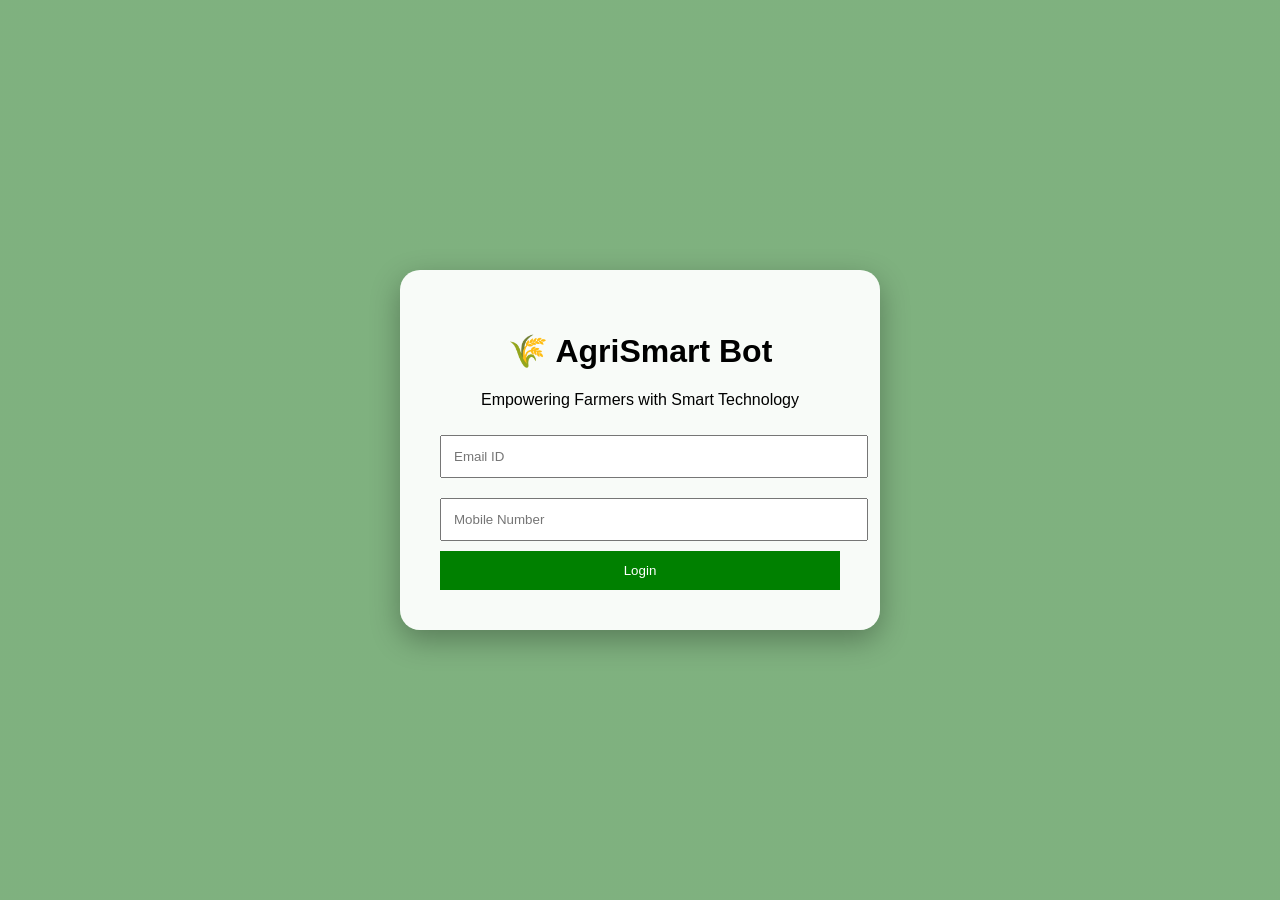
<file: index.html>
<!DOCTYPE html>
<html>
<head>
<title>AgriSmart Bot Login</title>
<link rel="stylesheet" href="style.css">
</head>

<body class="login-bg">

<div class="login-box">

<h1>🌾 AgriSmart Bot</h1>
  <p>Empowering Farmers with Smart Technology</p>

<input type="email" placeholder="Email ID" required>

<input type="tel" placeholder="Mobile Number" required>

<button onclick="window.location.href='dashboard.html'">
Login
</button>

</div>

</body>
</html>
</file>
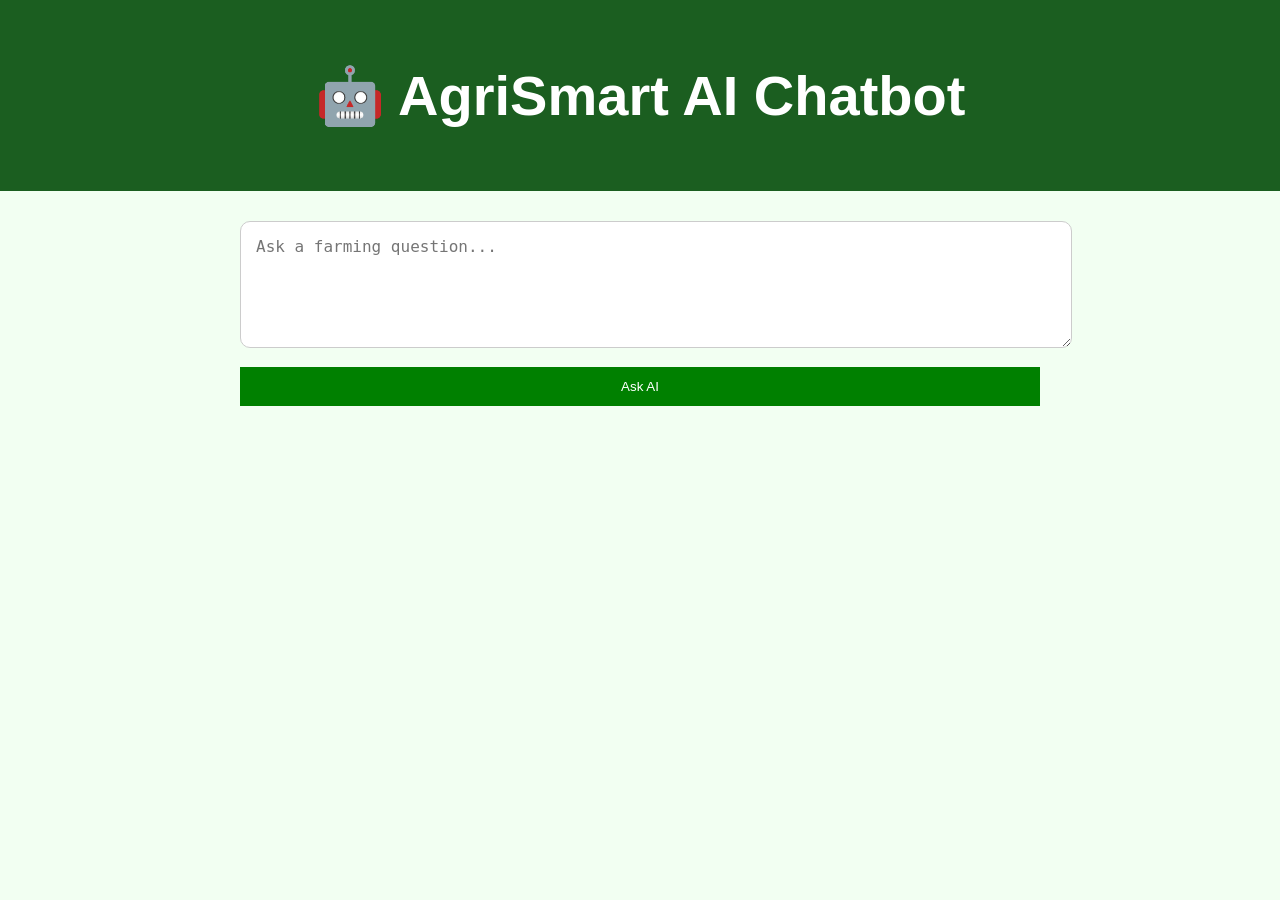
<file: chatbot.html>
<!DOCTYPE html>
<html lang="en">
<head>
<meta charset="UTF-8">
<meta name="viewport" content="width=device-width, initial-scale=1.0">
<title>AgriSmart Bot - AI Chatbot</title>
<link rel="stylesheet" href="style.css">
</head>

<body>

<header>
    <h1>🤖 AgriSmart AI Chatbot</h1>
</header>

<div class="search-container">

    <textarea id="userQuestion"
    placeholder="Ask a farming question..."
    rows="5"></textarea>

    <button onclick="askBot()">
        Ask AI
    </button>

    <div id="chatResult"></div>

</div>

<script>

function askBot(){

let question =
document.getElementById("userQuestion")
.value
.toLowerCase();

let answer =
"Sorry, I don't know that answer yet.";

if(question.includes("fertilizer")){
answer =
"Organic fertilizer improves soil health and crop growth.";
}

else if(question.includes("water")){
answer =
"Most crops need regular watering, but avoid overwatering.";
}

else if(question.includes("cotton")){
answer =
"Cotton grows best in warm climates with moderate rainfall.";
}

else if(question.includes("wheat")){
answer =
"Wheat is generally sown from October to December.";
}

document.getElementById("chatResult").innerHTML =
`
<div class="info-card">
<h2>AI Response</h2>
<p>${answer}</p>
</div>
`;

}

</script>

</body>
</html>
</file>
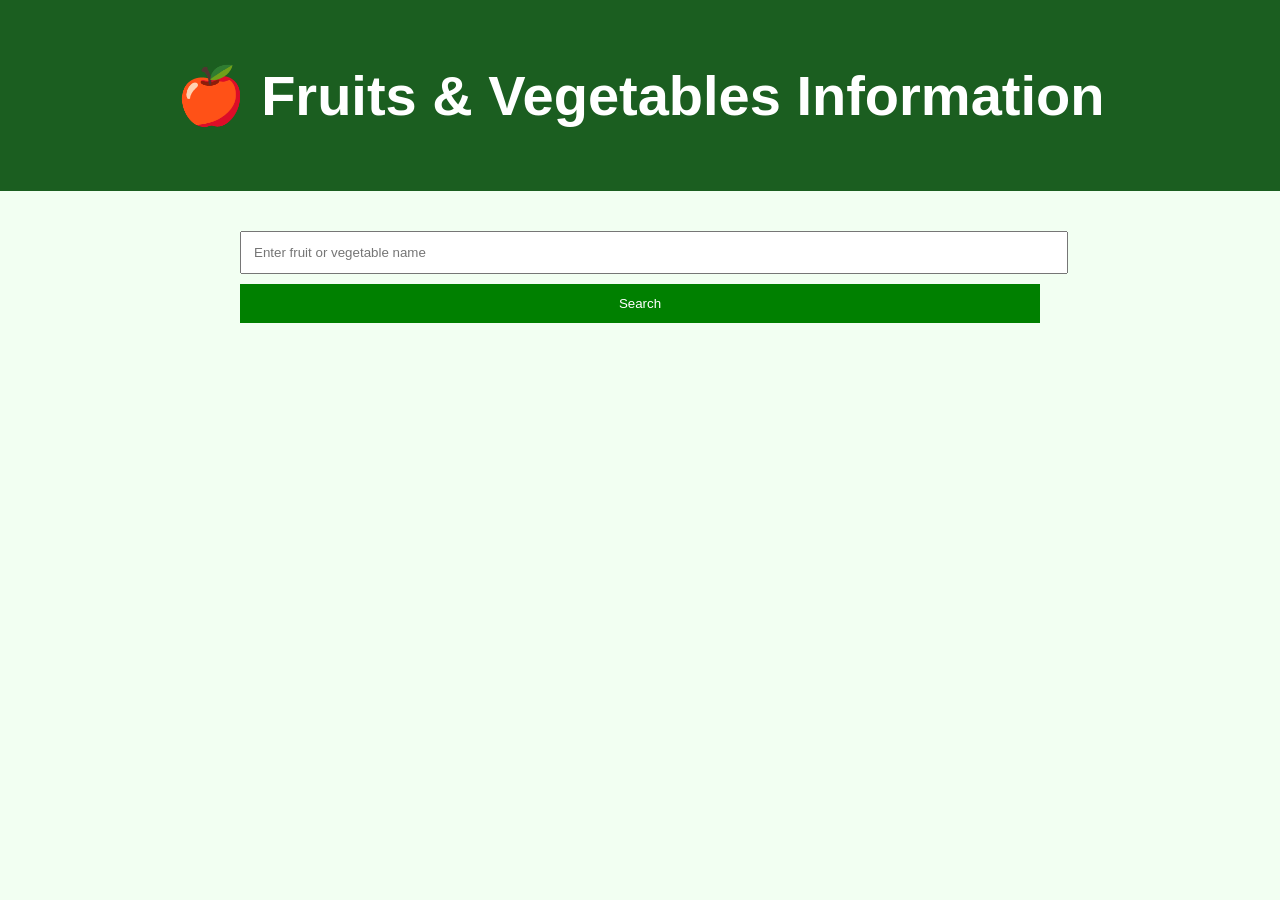
<file: crops.html>
<!DOCTYPE html>
<html>
<head>
<meta charset="UTF-8">
<title>Fruits & Vegetables Information</title>
<link rel="stylesheet" href="style.css">
</head>
<body>

<header>
    <h1>🍎 Fruits & Vegetables Information</h1>
</header>

<div class="search-container">

    <input type="text" id="cropInput"
    placeholder="Enter fruit or vegetable name">

    <button onclick="searchCrop()">Search</button>

    <div id="result"></div>

</div>

<script>

const crops = {

mango:{
type:"Fruit",
season:"Summer",
nutrition:"Vitamin A, Vitamin C, Fiber",
benefits:"Boosts immunity, improves eye health, supports digestion",
farming:"Requires warm climate and well-drained soil"
},

banana:{
type:"Fruit",
season:"All Seasons",
nutrition:"Potassium, Fiber, Carbohydrates",
benefits:"Provides energy and supports heart health",
farming:"Needs regular watering and warm climate"
},

apple:{
type:"Fruit",
season:"Autumn",
nutrition:"Fiber, Vitamin C, Antioxidants",
benefits:"Good for digestion and heart health",
farming:"Grows best in cool climate"
},

orange:{
type:"Fruit",
season:"Winter",
nutrition:"Vitamin C, Fiber",
benefits:"Improves immunity and skin health",
farming:"Requires moderate temperature"
},

grapes:{
type:"Fruit",
season:"Summer",
nutrition:"Antioxidants, Vitamin K",
benefits:"Supports heart health",
farming:"Needs sunny environment"
},

watermelon:{
type:"Fruit",
season:"Summer",
nutrition:"Water, Vitamin A, Vitamin C",
benefits:"Keeps body hydrated",
farming:"Requires warm weather"
},

papaya:{
type:"Fruit",
season:"All Seasons",
nutrition:"Vitamin A, Vitamin C",
benefits:"Improves digestion",
farming:"Needs tropical climate"
},

guava:{
type:"Fruit",
season:"Winter",
nutrition:"Vitamin C, Fiber",
benefits:"Improves immunity",
farming:"Grows in tropical regions"
},

pomegranate:{
type:"Fruit",
season:"Autumn",
nutrition:"Iron, Antioxidants",
benefits:"Supports blood health",
farming:"Needs dry climate"
},

tomato:{
type:"Vegetable",
season:"Winter",
nutrition:"Lycopene, Vitamin C",
benefits:"Good for heart health",
farming:"Requires fertile soil"
},

potato:{
type:"Vegetable",
season:"Winter",
nutrition:"Carbohydrates, Potassium",
benefits:"Provides energy",
farming:"Needs cool climate"
},

onion:{
type:"Vegetable",
season:"Winter",
nutrition:"Antioxidants, Vitamin C",
benefits:"Supports immunity",
farming:"Requires well-drained soil"
},

carrot:{
type:"Vegetable",
season:"Winter",
nutrition:"Vitamin A, Fiber",
benefits:"Good for eyesight",
farming:"Needs loose soil"
},

cabbage:{
type:"Vegetable",
season:"Winter",
nutrition:"Vitamin K, Fiber",
benefits:"Supports digestion",
farming:"Cool season crop"
},

cauliflower:{
type:"Vegetable",
season:"Winter",
nutrition:"Vitamin C, Fiber",
benefits:"Supports immunity",
farming:"Requires cool weather"
},

spinach:{
type:"Vegetable",
season:"Winter",
nutrition:"Iron, Calcium",
benefits:"Good for blood health",
farming:"Needs fertile soil"
},

cucumber:{
type:"Vegetable",
season:"Summer",
nutrition:"Water, Vitamin K",
benefits:"Keeps body hydrated",
farming:"Needs warm climate"
},

beetroot:{
type:"Vegetable",
season:"Winter",
nutrition:"Iron, Folate",
benefits:"Improves blood circulation",
farming:"Requires fertile soil"
},

peas:{
type:"Vegetable",
season:"Winter",
nutrition:"Protein, Fiber",
benefits:"Supports muscle growth",
farming:"Cool season crop"
},

ladyfinger:{
type:"Vegetable",
season:"Summer",
nutrition:"Fiber, Vitamin C",
benefits:"Improves digestion",
farming:"Needs warm weather"
}

};

function searchCrop(){

let name =
document.getElementById("cropInput")
.value.toLowerCase().trim();

let crop = crops[name];

if(crop){

document.getElementById("result").innerHTML =

`
<div class="info-card">

<h2>${name.toUpperCase()}</h2>

<p><b>Type:</b> ${crop.type}</p>

<p><b>Season:</b> ${crop.season}</p>

<p><b>Nutrition:</b> ${crop.nutrition}</p>

<p><b>Benefits:</b> ${crop.benefits}</p>

<p><b>Farming Info:</b> ${crop.farming}</p>

</div>
`;

}else{

document.getElementById("result").innerHTML =

`
<div class="info-card">
<h3>❌ Information Not Available</h3>
<p>Please try another fruit or vegetable.</p>
</div>
`;

}

}

</script>

</body>
</html>
</file>
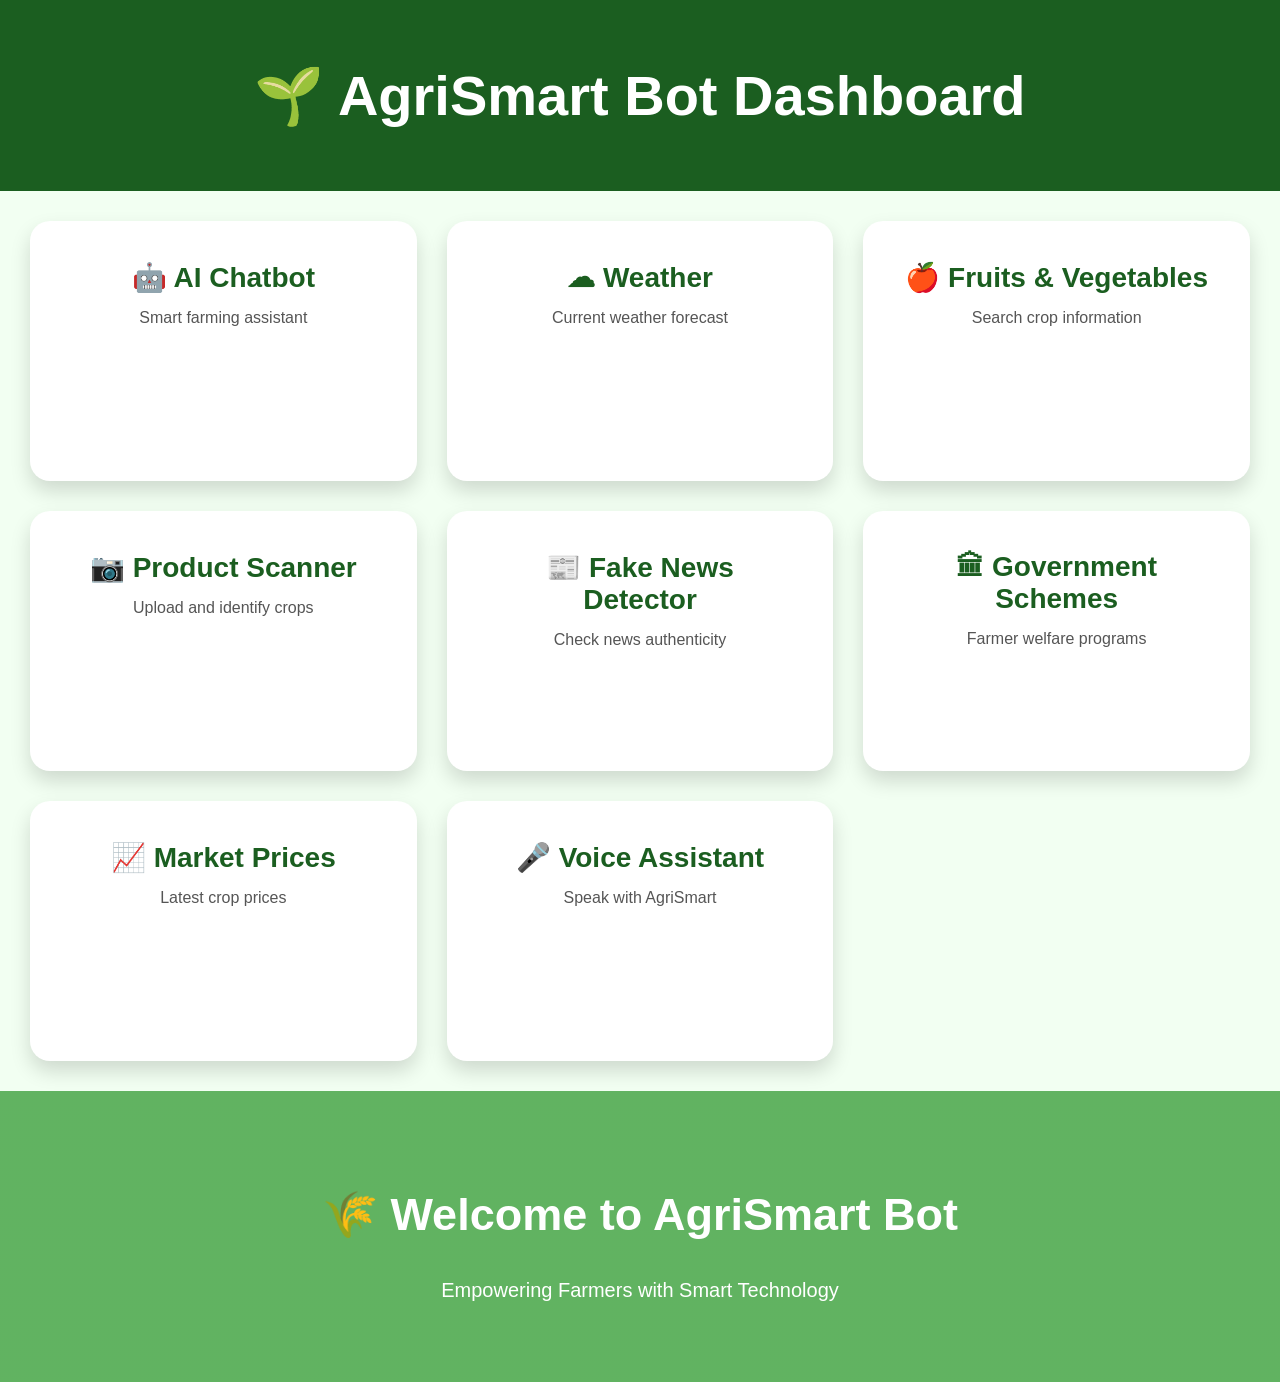
<file: dashboard.html>
<!DOCTYPE html>
<html>
<head>
<title>Dashboard</title>
<link rel="stylesheet" href="style.css">
</head>

<body>

<header>
<h1>🌱 AgriSmart Bot Dashboard</h1>
</header>

<div class="cards">
  
<a href="chatbot.html" class="card">
    🤖 AI Chatbot
    <p>Smart farming assistant</p>
</a>

<a href="weather.html" class="card">
    ☁ Weather
    <p>Current weather forecast</p>
</a>

<a href="crops.html" class="card">
    🍎 Fruits & Vegetables
    <p>Search crop information</p>
</a>

<a href="scanner.html" class="card">
    📷 Product Scanner
    <p>Upload and identify crops</p>
</a>

<a href="news.html" class="card">
    📰 Fake News Detector
    <p>Check news authenticity</p>
</a>

<a href="schemes.html" class="card">
    🏛 Government Schemes
    <p>Farmer welfare programs</p>
</a>

<a href="market.html" class="card">
    📈 Market Prices
    <p>Latest crop prices</p>
</a>

<a href="voice.html" class="card">
    🎤 Voice Assistant
    <p>Speak with AgriSmart</p>
</a>
</div>
<section class="hero">

<h1>🌾 Welcome to AgriSmart Bot</h1>

<p>
Empowering Farmers with Smart Technology
</p>

</section>
</body>
</html>
</file>
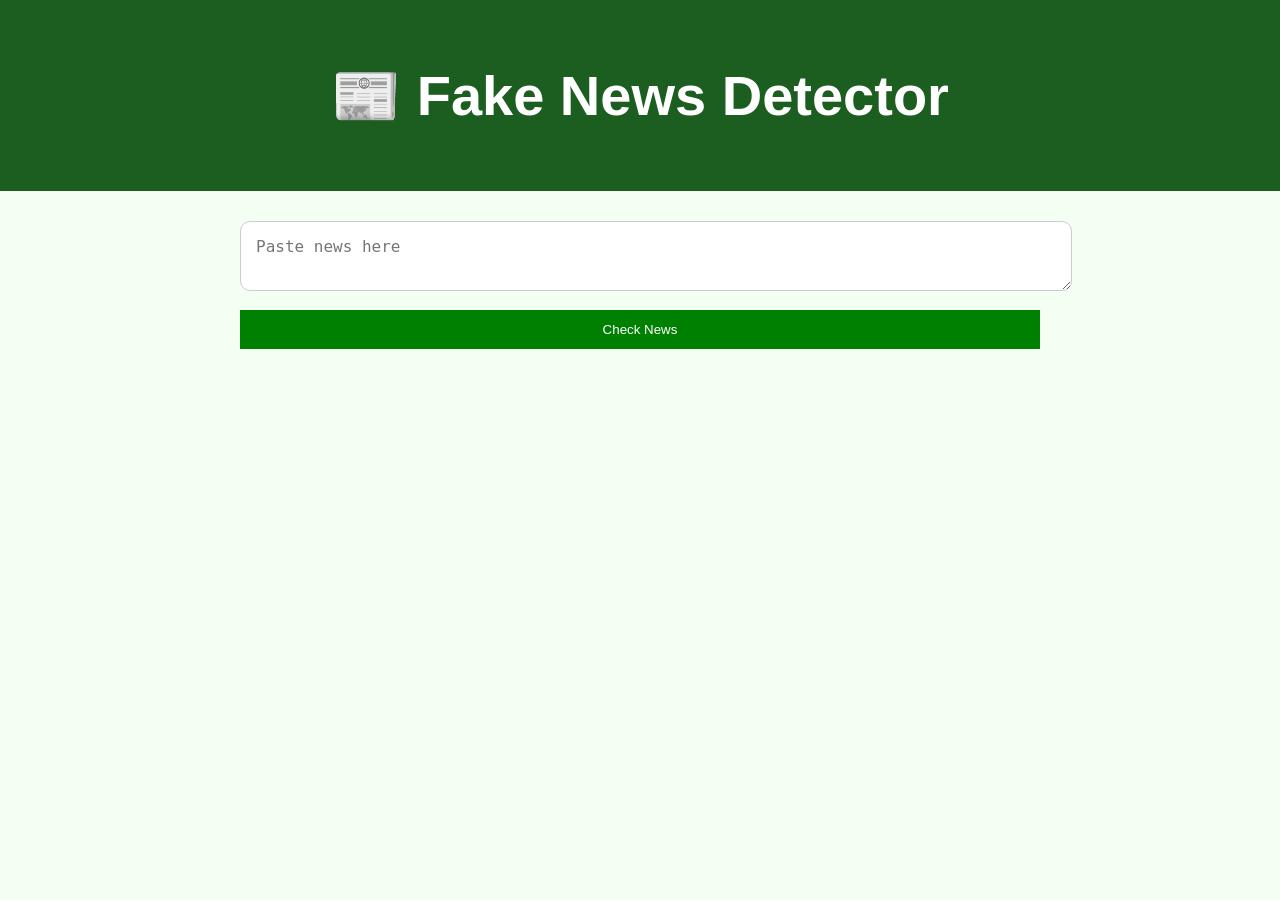
<file: news.html>
<!DOCTYPE html>
<html>
<head>
<title>Fake News Detector</title>
<link rel="stylesheet" href="style.css">
</head>

<body>

<header>
<h1>📰 Fake News Detector</h1>
</header>

<div class="search-container">

<textarea
id="news"
placeholder="Paste news here">
</textarea>

<button onclick="checkNews()">
Check News
</button>

<div id="newsResult"></div>

</div>

<script>

function checkNews(){

let score =
Math.floor(Math.random()*30)+70;

document.getElementById("newsResult")
.innerHTML=

`
<div class="info-card">

<h2>News Analysis</h2>

<p>Accuracy Score: ${score}%</p>

<p>This is a demo result.</p>

</div>
`;

}

</script>

</body>
</html>
</file>
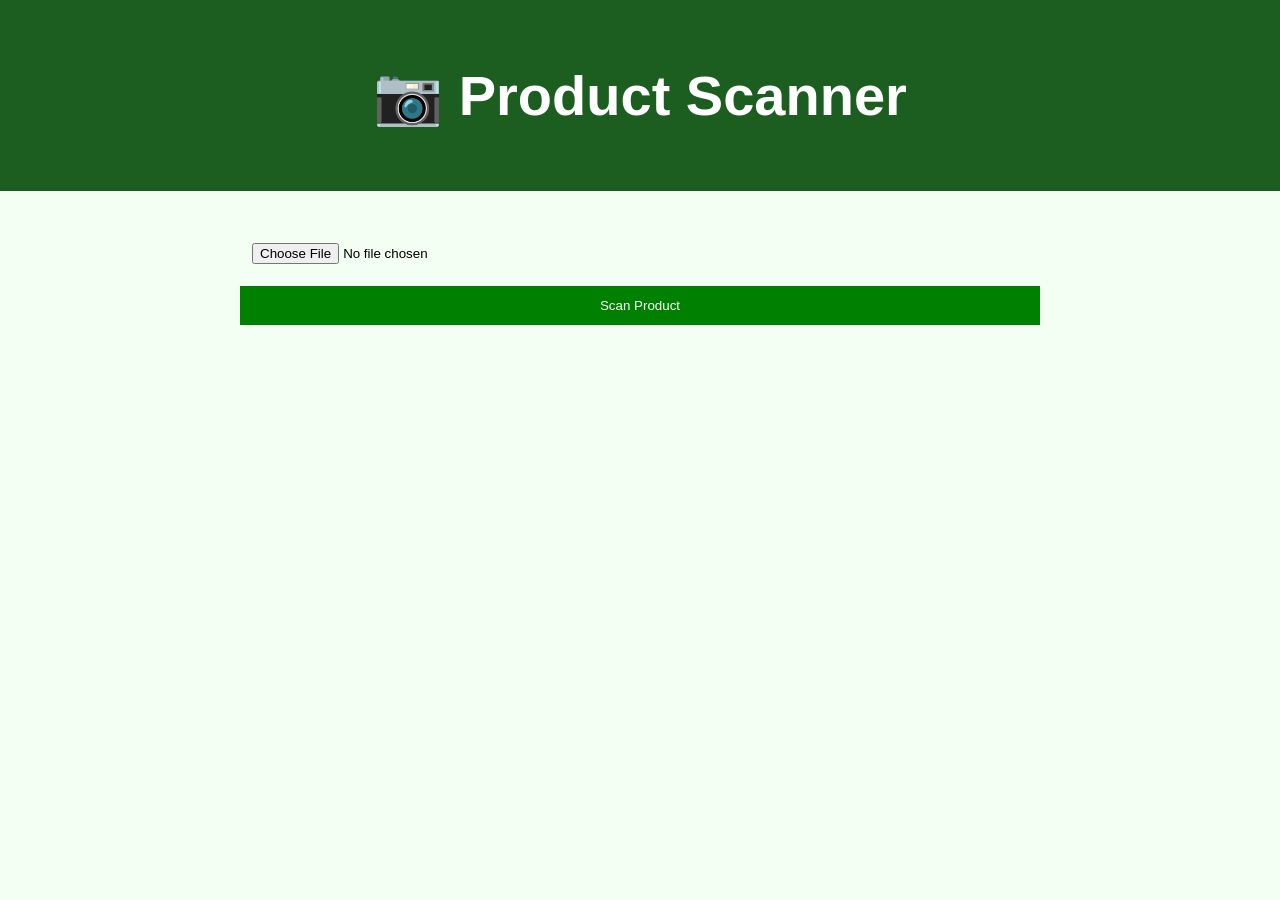
<file: scanner.html>
<!DOCTYPE html>
<html>
<head>
<title>Product Scanner</title>
<link rel="stylesheet" href="style.css">
</head>

<body>

<header>
<h1>📷 Product Scanner</h1>
</header>

<div class="search-container">

<input type="file" id="image">

<button onclick="scanProduct()">
Scan Product
</button>

<div id="scanResult"></div>

</div>

<script>

function scanProduct(){

document.getElementById("scanResult")
.innerHTML=

`
<div class="info-card">

<h2>Scan Result</h2>

<p>✅ Sample Detection: Tomato</p>

<p>Quality: Fresh</p>

<p>Category: Vegetable</p>

</div>
`;

}

</script>

</body>
</html>
</file>
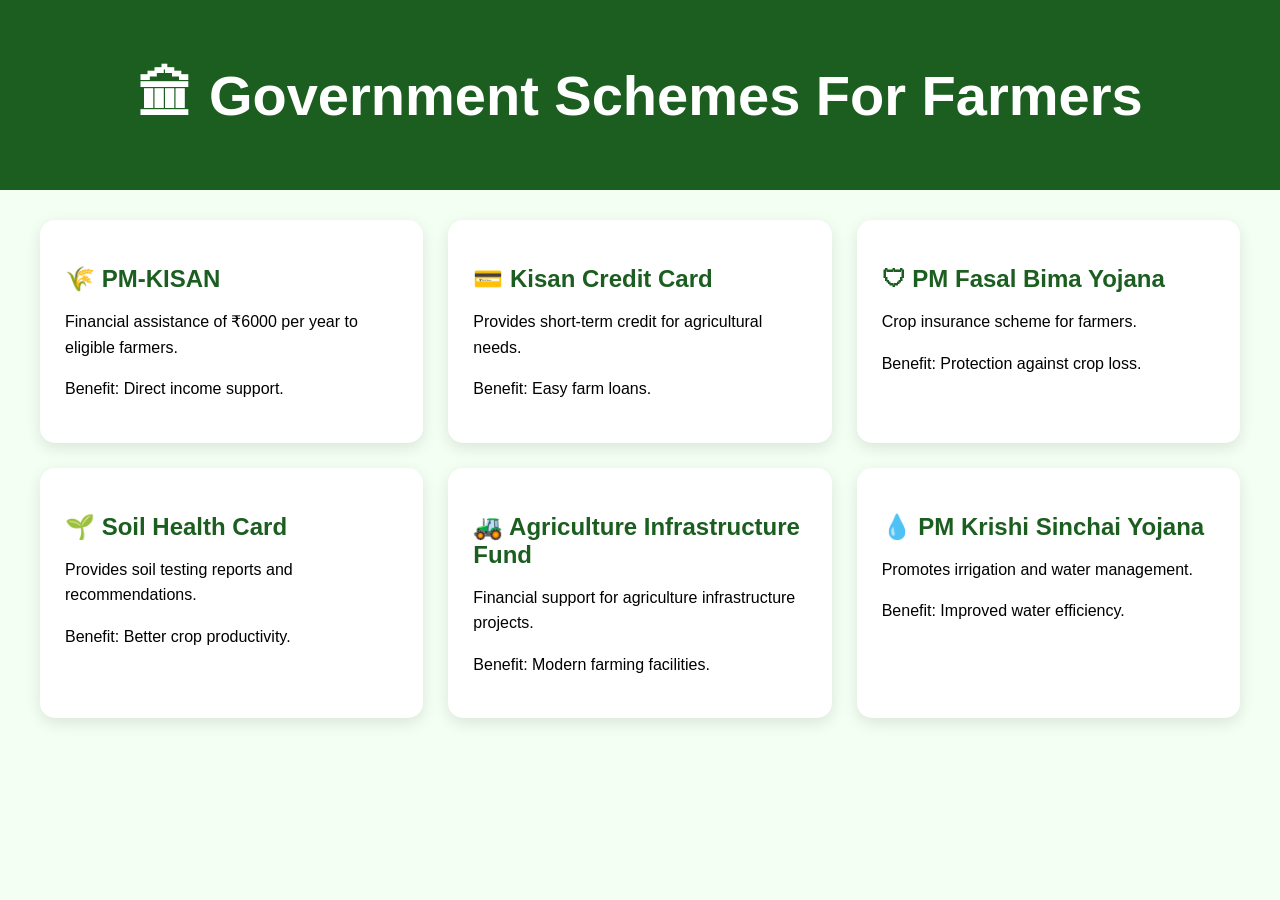
<file: schemes.html>
<!DOCTYPE html>
<html lang="en">
<head>
<meta charset="UTF-8">
<meta name="viewport" content="width=device-width, initial-scale=1.0">
<title>AgriSmart Bot - Government Schemes</title>

<link rel="stylesheet" href="style.css">
</head>

<body>

<header>
<h1>🏛 Government Schemes For Farmers</h1>
</header>

<div class="scheme-container">

<div class="scheme-card">
<h2>🌾 PM-KISAN</h2>

<p>
Financial assistance of ₹6000 per year
to eligible farmers.
</p>

<p>
Benefit: Direct income support.
</p>

</div>

<div class="scheme-card">

<h2>💳 Kisan Credit Card</h2>

<p>
Provides short-term credit for
agricultural needs.
</p>

<p>
Benefit: Easy farm loans.
</p>

</div>

<div class="scheme-card">

<h2>🛡 PM Fasal Bima Yojana</h2>

<p>
Crop insurance scheme for farmers.
</p>

<p>
Benefit: Protection against crop loss.
</p>

</div>

<div class="scheme-card">

<h2>🌱 Soil Health Card</h2>

<p>
Provides soil testing reports and
recommendations.
</p>

<p>
Benefit: Better crop productivity.
</p>

</div>

<div class="scheme-card">

<h2>🚜 Agriculture Infrastructure Fund</h2>

<p>
Financial support for agriculture
infrastructure projects.
</p>

<p>
Benefit: Modern farming facilities.
</p>

</div>

<div class="scheme-card">

<h2>💧 PM Krishi Sinchai Yojana</h2>

<p>
Promotes irrigation and water
management.
</p>

<p>
Benefit: Improved water efficiency.
</p>

</div>

</div>

</body>
</html>
</file>
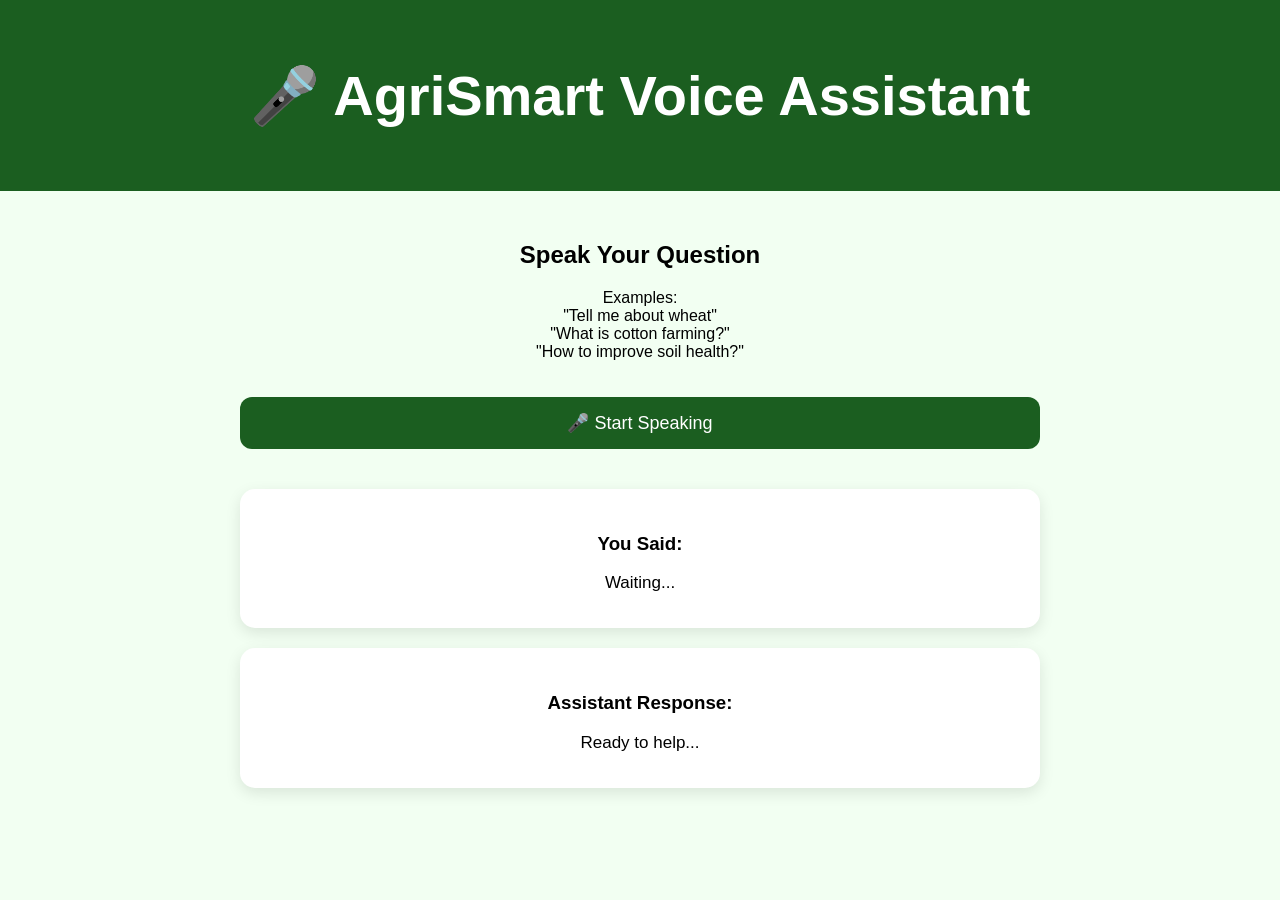
<file: voice.html>
<!DOCTYPE html>
<html lang="en">
<head>
<meta charset="UTF-8">
<meta name="viewport" content="width=device-width, initial-scale=1.0">
<title>AgriSmart Bot - Voice Assistant</title>

<link rel="stylesheet" href="style.css">

</head>

<body>

<header>
<h1>🎤 AgriSmart Voice Assistant</h1>
</header>

<div class="voice-container">

<h2>Speak Your Question</h2>

<p>
Examples:
<br>
"Tell me about wheat"
<br>
"What is cotton farming?"
<br>
"How to improve soil health?"
</p>

<button onclick="startVoice()">
🎤 Start Speaking
</button>

<div class="info-card">

<h3>You Said:</h3>

<p id="voiceText">
Waiting...
</p>

</div>

<div class="info-card">

<h3>Assistant Response:</h3>

<p id="voiceAnswer">
Ready to help...
</p>

</div>

</div>

<script>

function startVoice(){

if(!('webkitSpeechRecognition' in window)){

alert("Voice Recognition Not Supported");

return;

}

const recognition =
new webkitSpeechRecognition();

recognition.lang = "en-US";

recognition.start();

recognition.onresult = function(event){

let text =
event.results[0][0].transcript;

document.getElementById("voiceText")
.innerHTML = text;

let answer =
"I am learning more about agriculture.";

text = text.toLowerCase();

if(text.includes("wheat")){

answer =
"Wheat is generally grown during the winter season.";

}

else if(text.includes("cotton")){

answer =
"Cotton requires warm weather and moderate rainfall.";

}

else if(text.includes("soil")){

answer =
"Organic compost helps improve soil fertility.";

}

else if(text.includes("water")){

answer =
"Use proper irrigation and avoid overwatering crops.";

}

document.getElementById("voiceAnswer")
.innerHTML = answer;

};

}

</script>

</body>
</html>
</file>
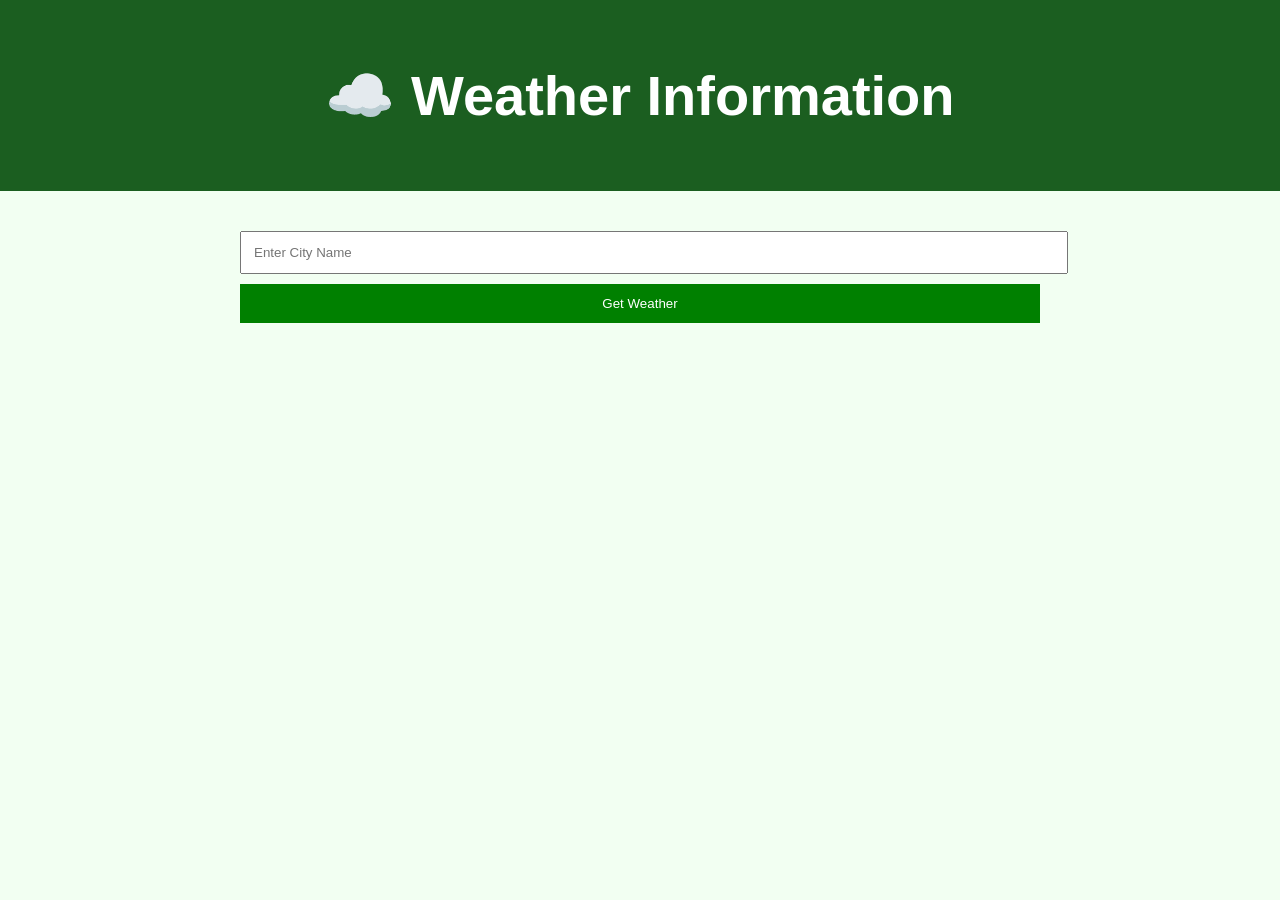
<file: weather.html>
<!DOCTYPE html>
<html lang="en">
<head>
<meta charset="UTF-8">
<meta name="viewport" content="width=device-width, initial-scale=1.0">
<title>AgriSmart Bot - Weather</title>
<link rel="stylesheet" href="style.css">
</head>

<body>

<header>
<h1>☁️ Weather Information</h1>
</header>

<div class="search-container">

<input type="text"
id="city"
placeholder="Enter City Name">

<button onclick="getWeather()">
Get Weather
</button>

<div id="weatherResult"></div>

</div>

<script>



async function getWeather(){

const city =
document.getElementById("city").value;

const apiKey = "YOUR_API_KEY";

const url =
`https://api.openweathermap.org/data/2.5/weather?q=${city}&appid=${apiKey}&units=metric`;

const response = await fetch(url);

const data = await response.json();

document.getElementById("weatherResult").innerHTML = `
<div class="info-card">
<h2>${data.name}</h2>
<p>🌡 Temperature: ${data.main.temp}°C</p>
<p>☁ Condition: ${data.weather[0].description}</p>
<p>💧 Humidity: ${data.main.humidity}%</p>
<p>🌬 Wind: ${data.wind.speed} km/h</p>
</div>
`;

}
</script>

</body>
</html>
</file>
<file: style.css>
body{
font-family:Arial;
margin:0;
background:#f2fff2;
}

.login-bg{
height:100vh;
display:flex;
justify-content:center;
align-items:center;
background:url("https://images.unsplash.com/photo-1500937386664-56d1dfef3854?w=1200")
center/cover;
}

.login-box{
background:white;
padding:30px;
border-radius:15px;
width:320px;
text-align:center;
}

input{
width:100%;
padding:12px;
margin:10px 0;
}

button{
background:green;
color:white;
padding:12px;
border:none;
width:100%;
cursor:pointer;
}

header{
background:green;
color:white;
padding:20px;
text-align:center;
}

.cards{
display:grid;
grid-template-columns:repeat(auto-fit,minmax(250px,1fr));
gap:20px;
padding:20px;
}

.card{
background:white;
padding:30px;
border-radius:15px;
text-decoration:none;
color:black;
font-size:20px;
text-align:center;
box-shadow:0 5px 15px rgba(0,0,0,.1);
}

.card:hover{
transform:scale(1.05);
}
.login-bg{
    min-height:100vh;
    display:flex;
    justify-content:center;
    align-items:center;
    background:linear-gradient(
    rgba(0,100,0,0.5),
    rgba(0,100,0,0.5)),
    url("https://images.unsplash.com/photo-1500937386664-56d1dfef3854?w=1200");
    background-size:cover;
    background-position:center;
}

.login-box{
    background:rgba(255,255,255,0.95);
    padding:40px;
    border-radius:20px;
    width:400px;
    text-align:center;
    box-shadow:0 10px 30px rgba(0,0,0,0.3);
}
.cards{
    display:grid;
    grid-template-columns:repeat(auto-fit,minmax(300px,1fr));
    gap:30px;
    padding:30px;
}

.card{
    background:white;
    padding:40px;
    min-height:180px;
    border-radius:20px;
    text-decoration:none;
    color:#1b5e20;
    font-size:28px;
    font-weight:bold;
    text-align:center;
    box-shadow:0 10px 20px rgba(0,0,0,.15);
    transition:0.3s;
}

.card:hover{
    transform:translateY(-10px);
}
header{
    background:#1b5e20;
    color:white;
    padding:25px;
    text-align:center;
    font-size:28px;
}
.card p{
    margin-top:15px;
    font-size:16px;
    font-weight:normal;
    color:#555;
}
.search-container{
max-width:800px;
margin:auto;
padding:30px;
}

.info-card{
background:white;
padding:25px;
margin-top:20px;
border-radius:15px;
box-shadow:0 5px 15px rgba(0,0,0,0.1);
}

.info-card h2{
color:#1b5e20;
margin-bottom:15px;
}

.info-card p{
margin:10px 0;
font-size:17px;
}
textarea{
width:100%;
padding:15px;
border-radius:10px;
border:1px solid #ccc;
margin-bottom:15px;
font-size:16px;
}

#chatResult{
margin-top:20px;
}
.market-container{
max-width:1000px;
margin:auto;
padding:30px;
}

select{
padding:12px;
font-size:16px;
border-radius:10px;
margin-bottom:20px;
}

.stats{
display:grid;
grid-template-columns:
repeat(auto-fit,minmax(220px,1fr));
gap:20px;
margin-bottom:30px;
}

.stat-card{
background:white;
padding:20px;
border-radius:15px;
text-align:center;
box-shadow:0 5px 15px rgba(0,0,0,0.1);
}

.stat-card h3{
color:#1b5e20;
}

.stat-card p{
font-size:28px;
font-weight:bold;
}
.voice-container{
max-width:800px;
margin:auto;
padding:30px;
text-align:center;
}

.voice-container button{
background:#1b5e20;
color:white;
padding:15px 25px;
font-size:18px;
border:none;
border-radius:12px;
cursor:pointer;
margin:20px 0;
}

.voice-container button:hover{
opacity:0.9;
}
.scheme-container{
max-width:1200px;
margin:auto;
padding:30px;
display:grid;
grid-template-columns:
repeat(auto-fit,minmax(300px,1fr));
gap:25px;
}

.scheme-card{
background:white;
padding:25px;
border-radius:15px;
box-shadow:0 5px 15px rgba(0,0,0,0.1);
transition:0.3s;
}

.scheme-card:hover{
transform:translateY(-8px);
}

.scheme-card h2{
color:#1b5e20;
margin-bottom:15px;
}

.scheme-card p{
line-height:1.6;
}
.hero{
text-align:center;
padding:60px 20px;
background:linear-gradient(
rgba(0,128,0,0.6),
rgba(0,128,0,0.6)),
url("https://images.unsplash.com/photo-1464226184884-fa280b87c399?w=1200");

background-size:cover;
color:white;
}

.hero h1{
font-size:45px;
}

.hero p{
font-size:20px;
margin-top:10px;
}
</file>
